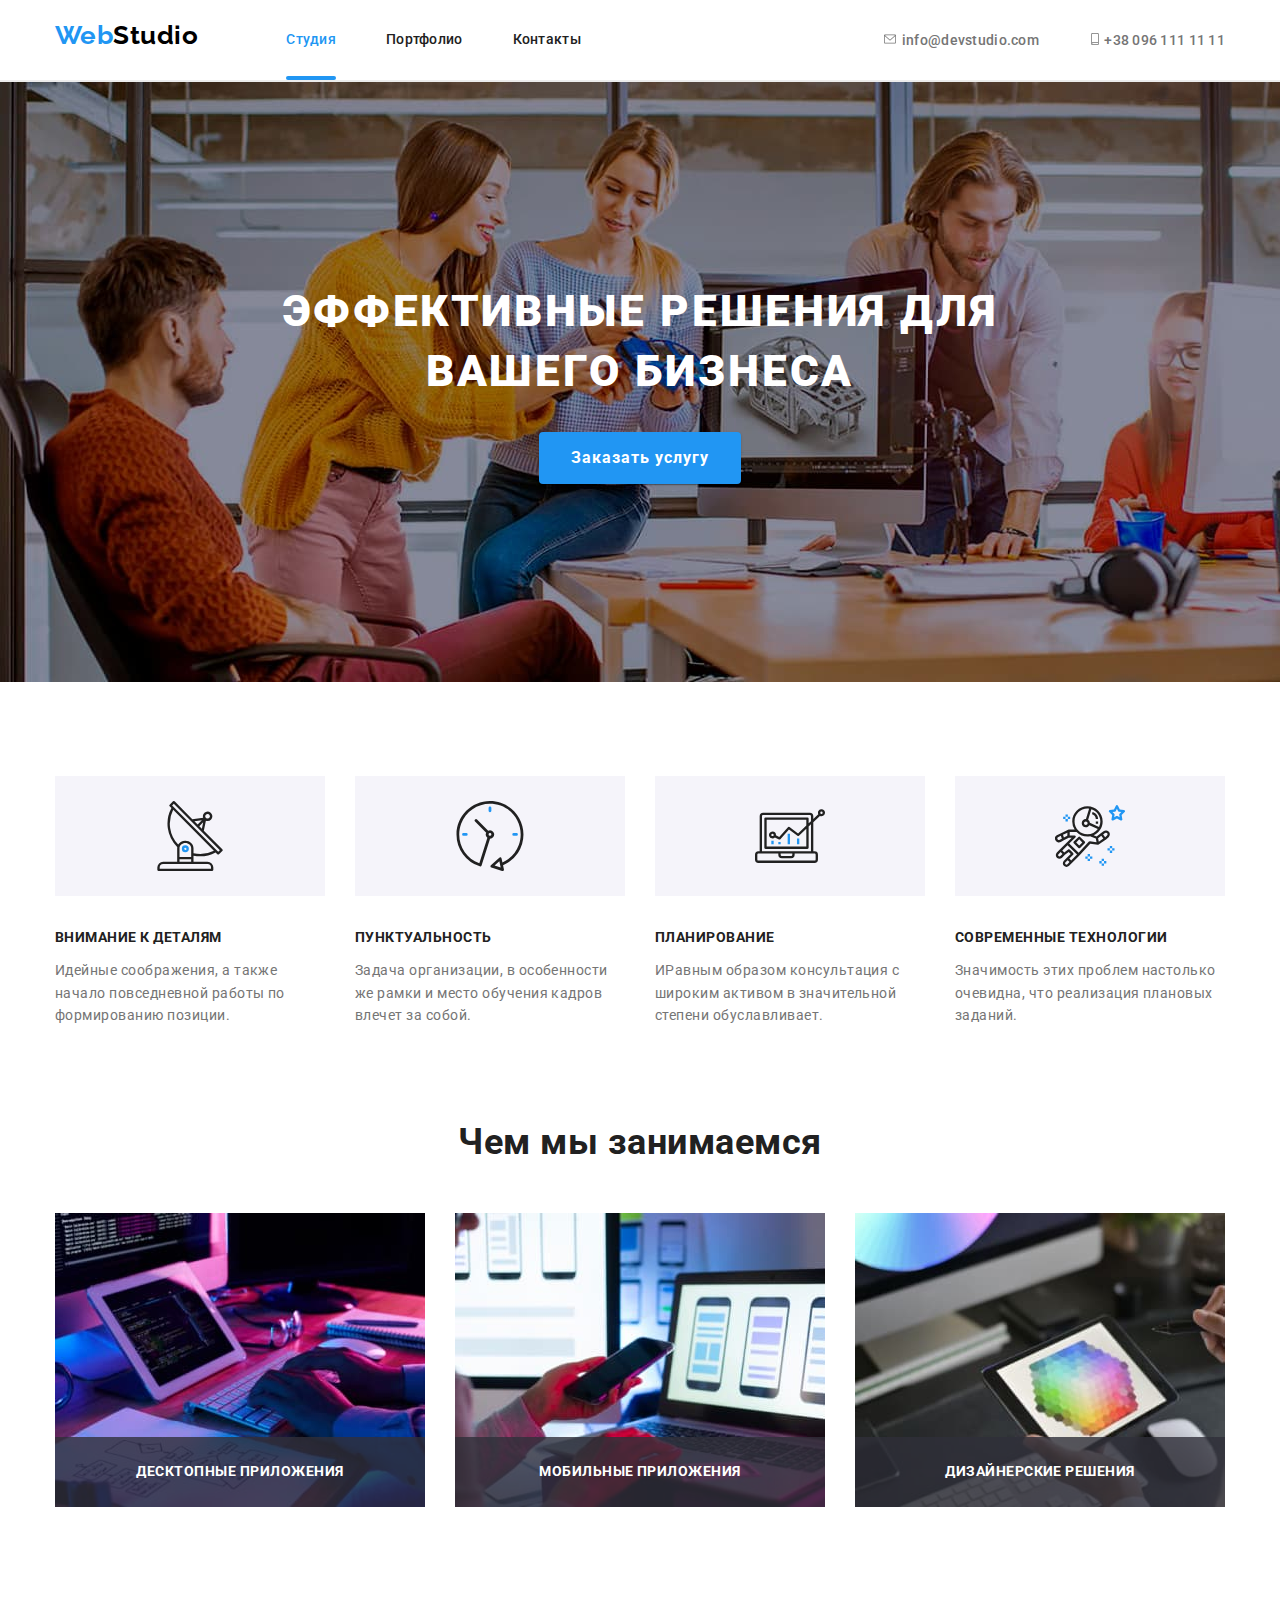
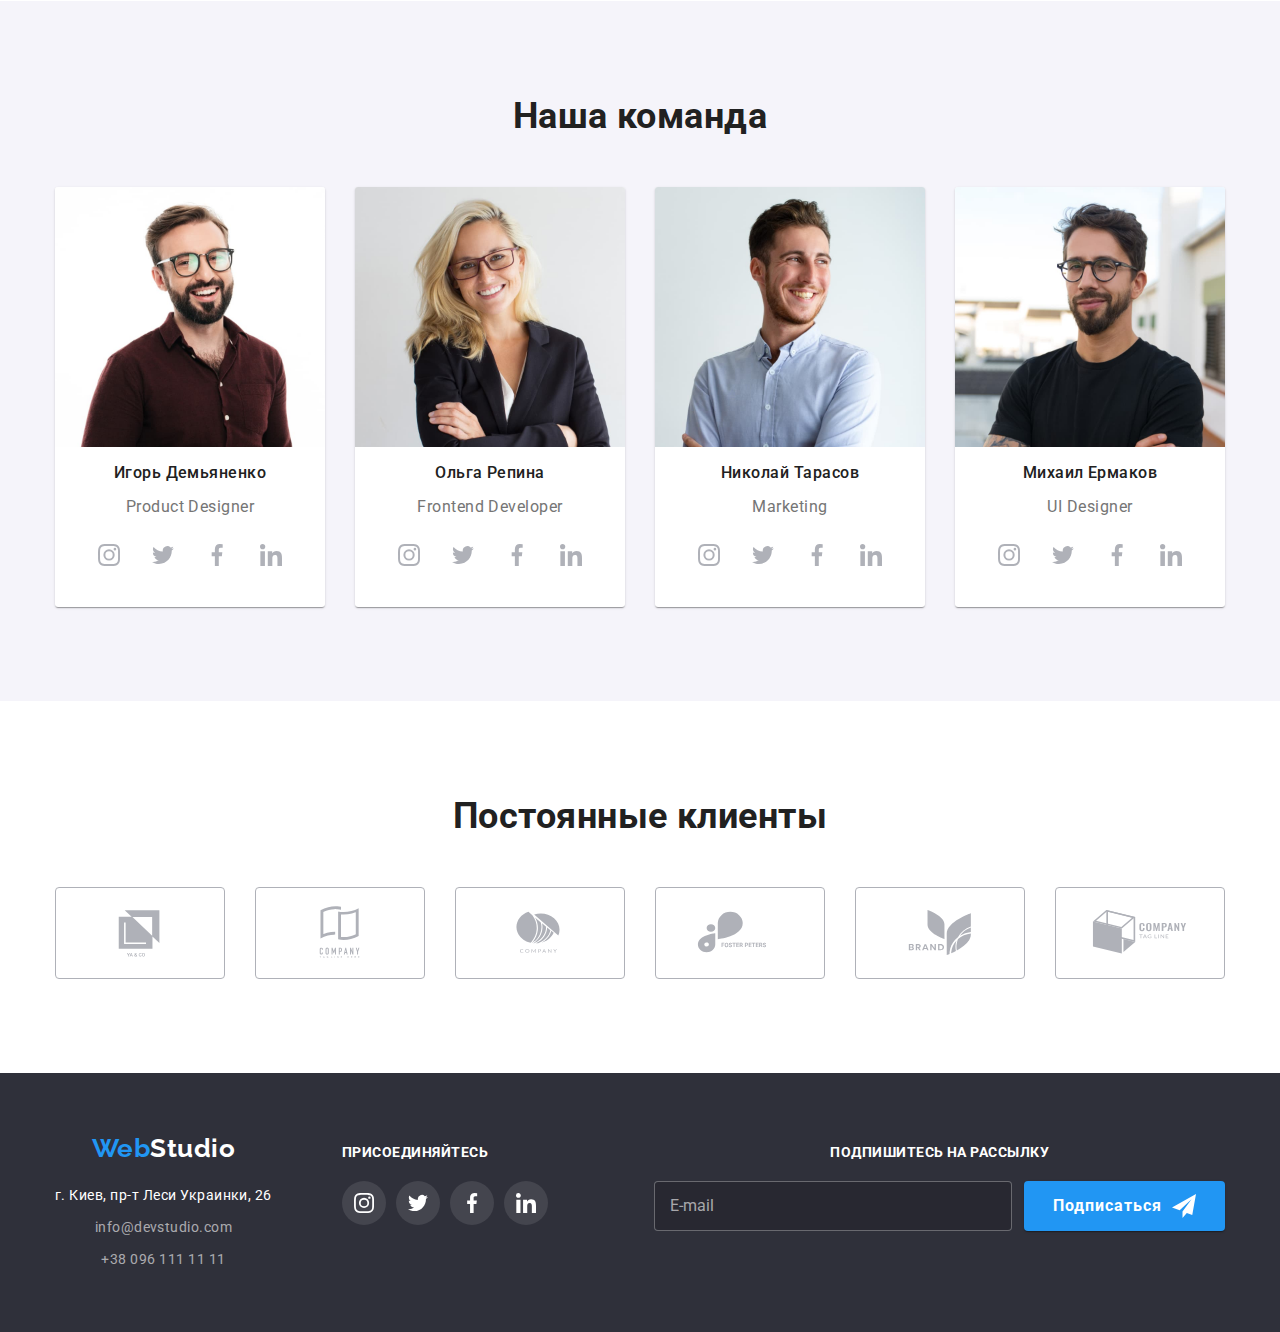
<file: index.html>
<!DOCTYPE html>
<html lang="en">

<head>
  <meta charset="UTF-8" />
  <meta http-equiv="X-UA-Compatible" content="IE=edge" />
  <meta name="viewport" content="width=device-width, initial-scale=1.0" />
  <title>Document</title>
  <link rel="preconnect" href="https://fonts.gstatic.com" />
  <link href="https://fonts.googleapis.com/css2?family=Raleway:wght@700&family=Roboto:wght@400;500;700;900&display=swap"
    rel="stylesheet" />
  <link rel="stylesheet"
    href="https://cdnjs.cloudflare.com/ajax/libs/modern-normalize/1.1.0/modern-normalize.min.css" />
  <link rel="stylesheet" href="./css/main.min.css">
</head>

<body>
  <!-------------------- Шапка ------------------>

  <header>
    <div class="container">
      <div class="header-nav">
        <nav class="nav">

          <a href="./index.html" class="header-logo logo"><span class="logo-color">Web</span>Studio</a>
          <button type="submit" class="mob-menu-btn" data-menu-open>
            <svg width="24" height="16" class="mob-menu-btn__open">
              <use href="./images/icons.svg#icon-menu"></use>
            </svg>
          </button>

          <div class="backdrop is-hidden" data-menu>
            <div class="mob-modal">
              <div class="mob-modal_botom">
              <button type="button" class="mob-menu-btn close" data-menu-close>
                <svg width="19" height="19" class="mob-menu-btn__close">
                  <use href="./images/icons.svg#icon-close"></use>
              </svg>
              </button>
              <ul class="menu-list list">
                <li class="menu-list__item">
                  <a href="./index.html" class="menu-list__link menu-list__current">Студия</a>
                </li>

                <li class="menu-list__item">
                  <a href="./portfolio.html" class="menu-list__link">Портфолио</a>
                </li>

                <li class="menu-list__item">
                  <a href="" class="menu-list__link">Контакты</a>
                </li>
              </ul>
              </div> 

              <div class="mob-modal_botom">
                <ul class="menu-list-contact list">
                <li class="menu-list-contact__item">
                  <a href="mailto:info@devstudio.com" class="menu-list-contact__link--mail">
                    info@devstudio.com</a>
                </li>

                <li class="menu-list-contact__item">
                  <a href="tel:+380961111111" class="menu-list-contact__link--tel">+38 096 111 11 11</a>
                </li>
                </ul>

                <ul class="mob-menu-social list">
                <li class="mob-menu-social__item">
                  <a class="mob-menu-social__link" href="">Instagram</a></li>
                <li class="mob-menu-social__item">
                  <a class="mob-menu-social__link" href="">Twitter</a></li>
                <li class="mob-menu-social__item">
                  <a class="mob-menu-social__link" href="">Facebook</a></li>
                <li class="mob-menu-social__item">
                  <a class="mob-menu-social__link" href="">LinkedIn</a></li>
                </ul>
              </div>
              
            </div>
          </div>
          
          <ul class="nav-list list">
            <li class="nav-list__item">
              <a href="./index.html" class="nav-list__link nav-list__current">Студия</a>
            </li>

            <li class="nav-list__item">
              <a href="./portfolio.html" class="nav-list__link">Портфолио</a>
            </li>

            <li class="nav-list__item">
              <a href="" class="nav-list__link">Контакты</a>
            </li>
          </ul>
        </nav>
        
        <ul class="contact-list list">
          <li class="contact-list__item">
            <a href="mailto:info@devstudio.com" class="contact-list__link">
              <svg class="contact-list__icon" width="18" height="12">
                <use href="./images/icons.svg#envelope"></use>
              </svg>
              info@devstudio.com</a>
          </li>

          <li class="contact-list__item">
            <a href="tel:+380961111111" class="contact-list__link">
              <svg class="contact-list__icon" width="12" height="12">
                <use href="./images/icons.svg#phone"></use>
              </svg>
              +38 096 111 11 11</a>
          </li>
        </ul>
      </div>
    </div>
  </header>

  <!------------------ Тело --------------------->

  <main>
    <!---------------- Герой------------------ -->

    <section class="hero">
      <div class="container">
        <h1 class="hero__title">Эффективные решения для вашего бизнеса</h1>
        <button class="hero-btn btn" data-modal-open>Заказать услугу</button>

        <div class="backdrop is-hidden" data-modal>
          <div class="modal">
            <div class="modal-window">
              <h2 class="modal-window__title">Оставьте свои данные, мы вам перезвоним</h2>
              <form class="form">

                <div class="form-group">
                  <label for="name" class="form-group__label">Имя</label>
                  <div class="form-input">
                    <input type="text"  name="name" id="name" class="form-input__text" autofocus>
                    <svg class="form-input__icon" width="18" height="18">
                      <use href="./images/icons.svg#icon-person"></use>
                    </svg>
                  </div>
                </div>

                <div class="form-group">
                  <label for="tel" class="form-group__label">Телефон</label>
                  <div class="form-input">
                    <input type="tel" name="tel" id="tel" class="form-input__text">
                    <svg class="form-input__icon" width="18" height="18">
                      <use href="./images/icons.svg#icon-phone-form"></use>
                    </svg>
                  </div>
                </div>
              
                <div class="form-group">
                  <label for="email" class="form-group__label">Почта</label>
                  <div class="form-input">
                    <input type="email" name="email" id="email" class="form-input__text">
                    <svg class="form-input__icon" width="18" height="18">
                      <use href="./images/icons.svg#icon-email"></use>
                    </svg>
                </div>
                  </div>
                  

                <div class="form-group">
                  <label for="comment" class="form-group__label">Комментарий</label>
                  <textarea class="form-group__textarea" name="comment" id="comment" placeholder="Введите текс"></textarea>
                </div>

                <div class="form-group checkbox__input">
                  <input type="checkbox" name="checkbox" id="checkbox" class="checkbox__input visually-hidden">
                  <label for="checkbox" class="checkbox__title">
                  <span class="checkbox__span">
                    <svg class="checkbox__icon" width="16" height="16">
                      <use href="./images/icons.svg#icon-check-1"icon-check></use>
                    </svg>
                  </span>
                  Соглашаюсь с рассылкой и принимаю &nbsp; <a href="" class="checkbox__link">Условия договора</a></label>
                </div>

                <button type="submit" class="form-btn btn">Отправить</button>

              </form>
            </div>
            

          <button type="button" class="close-btn" data-modal-close>
            <svg class="hero-icon" width="18" height="18">
              <use href="./images/icons.svg#icon-x"></use>
            </svg>
          </button>
          </div>
        </div>
      </div>
    </section>

    <!-- ------------Особенности ----------------->

    <section class="features-section">
      <div class="container">
        <h2 class="visually-hidden" >Особенности</h2>
        <div class="features">
          <ul class="list features-list">

            <li class="features-list__item">
              <div class="features-list__icon">
                <svg class="phone-icon" width="70" height="70">
                  <use href="./images/icons.svg#antenna"></use>
                </svg>
              </div>
              <h3 class="features-list__tittle">Внимание к деталям</h3>
              <p class="features-list__text">
                Идейные соображения, а также начало повседневной работы по
                формированию позиции.
              </p>
            </li>

            <li class="features-list__item">
              <div class="features-list__icon">
                <svg class="phone-icon" width="70" height="70">
                  <use href="./images/icons.svg#clock"></use>
                </svg>
              </div>
              <h3 class="features-list__tittle">Пунктуальность</h3>
              <p class="features-list__text">
                Задача организации, в особенности же рамки и место обучения
                кадров влечет за собой.
              </p>
            </li>
            <li class="features-list__item">
              <div class="features-list__icon">
                <svg class="phone-icon" width="70" height="70">
                  <use href="./images/icons.svg#diagram"></use>
                </svg>
              </div>
              <h3 class="features-list__tittle">Планирование</h3>
              <p class="features-list__text">
                ИРавным образом консультация с широким активом в значительной
                степени обуславливает.
              </p>
            </li>
            <li class="features-list__item">
              <div class="features-list__icon">
                <svg class="phone-icon" width="70" height="70">
                  <use href="./images/icons.svg#astronaut"></use>
                </svg>
              </div>
              <h3 class="features-list__tittle">Современные технологии</h3>
              <p class="features-list__text">
                Значимость этих проблем настолько очевидна, что реализация
                плановых заданий.
              </p>
            </li>
          </ul>
        </div>
      </div>
    </section>

    <!------------------------- Чем мы занимаемся ---------------->

    <section class="work">
      <div class="container">
        <h2 class="section-title">Чем мы занимаемся</h2>
        <ul class="work-list list">

          <li class="work-list__item">
            <div class="work-list__thumb">
              <picture>
                <source srcset="./images/desk/box1.jpg 1x, ./images/desk/box1.jpg 2x"  media="(min-width:1200px)">
                <img src="./images/Programming." alt="Programming" />
              </picture>
              
              <p class="work-list__title">Десктопные приложения</p>
            </div>
          </li>

          <li class="work-list__item">
            <div class="work-list__thumb">
              <picture>
                <source srcset="./images/desk/box2.jpg 1x, ./images/desk/box2.jpg 2x"  media="(min-width:1200px)">
                <img src="./images/MobileApplications.jpg" alt="MobileApplications" />
              </picture>
              
              <p class="work-list__title">Мобильные приложения</p>
            </div>
          </li>

          <li class="work-list__item">
            <div class="work-list__thumb">
              <picture>
                <source srcset="./images/desk/box3.jpg 1x, ./images/desk/box3.jpg 2x"  media="(min-width:1200px)">
                <img src="./images/Design.jpg" alt="Design" />
              </picture>
              
              <p class="work-list__title">Дизайнерские решения</p>
            </div>
          </li>

        </ul>
      </div>
    </section>

    <!------------------------ Наша команда ---------------------->

    <section class="team-section">
      <div class="container">
        <h2 class="section-title">Наша команда</h2>
        <ul class="team-section__list list">

          <li class="team-section__item">
            <picture>
              <source srcset="./images/desk/team1_x1.jpg 1x, ./images/desk/team1_x2.jpg 2x" media="(min-width:1200px)">
              <source srcset="./images/tab/team1_x1.jpg 1x, ./images/tab/team1_x2.jpg 2x" media="(min-width:768px)">
              <source srcset="./images/mob/team1_x1.jpg 1x, ./images/mob/team1_x2.jpg 2x " media="(min-width:480px)">
              <img src="./images/mob/team1_x1.jpg" alt="Product Designer" />
            </picture>
            
            <h3 class="team-section__title">Игорь Демьяненко</h3>
            <p class="team-section__text">Product Designer</p>
            <ul class="list team-icon-list">

              <li class="social__item">
                <a class="social__link " href="">
                  <svg class="social__icon" width="22" height="22">
                    <use href="./images/icons.svg#instagram"></use>
                  </svg>
                </a>
              </li>

              <li class="social__item">
                <a class="social__link " href="">
                  <svg class="social__icon" width="22" height="22">
                    <use href="./images/icons.svg#twitter"></use>
                  </svg>
                </a>
              </li>

              <li class="social__item">
                <a class="social__link " href="">
                  <svg class="social__icon" width="22" height="22">
                    <use href="./images/icons.svg#facebook"></use>
                  </svg>
                </a>
              </li>

              <li class="social__item">
                <a class="social__link " href="">
                  <svg class="social__icon" width="22" height="22">
                    <use href="./images/icons.svg#linkedin"></use>
                  </svg>
                </a>
              </li>
            </ul>
          </li>

          <li class="team-section__item">
            <picture>
              <source srcset="./images/desk/team2_x1.jpg 1x, ./images/desk/team2_x2.jpg 2x" media="(min-width:1200px)">
              <source srcset="./images/tab/team2_x1.jpg 1x, ./images/tab/team2_x2.jpg 2x" media="(min-width:768px)">
              <source srcset="./images/mob/team2_x1.jpg 1x, ./images/mob/team2_x2.jpg 2x" media="(min-width:480px)">
              <img src="./images/mob/team2_x1.jpg" alt="Frontend Developer" />
            </picture>
            
            <h3 class="team-section__title">Ольга Репина</h3>
            <p class="team-section__text">Frontend Developer</p>
            <ul class="list team-icon-list">
              <li class="social__item">
                <a class="social__link " href="">
                  <svg class="social__icon" width="22" height="22">
                    <use href="./images/icons.svg#instagram"></use>
                  </svg>
                </a>
              </li>

              <li class="social__item">
                <a class="social__link " href="">
                  <svg class="social__icon" width="22" height="22">
                    <use href="./images/icons.svg#twitter"></use>
                  </svg>
                </a>
              </li>

              <li class="social__item">
                <a class="social__link " href="">
                  <svg class="social__icon" width="22" height="22">
                    <use href="./images/icons.svg#facebook"></use>
                  </svg>
                </a>
              </li>

              <li class="social__item">
                <a class="social__link " href="">
                  <svg class="social__icon" width="22" height="22">
                    <use href="./images/icons.svg#linkedin"></use>
                  </svg>
                </a>
              </li>
            </ul>
          </li>

          <li class="team-section__item">
            <picture>
              <source srcset="./images/desk/team3_x1.jpg 1x, ./images/desk/team3_x2.jpg 2x" media="(min-width:1200px)">
              <source srcset="./images/tab/team3_x1.jpg 1x, ./images/tab/team3_x2.jpg 2x" media="(min-width:768px)">
              <source srcset="./images/mob/team3_x1.jpg 1x, ./images/mob/team3_x2.jpg 2x" media="(min-width:480px)">
              <img src="./images/mob/team3_x1.jpg" alt="Marketing" />
            </picture>
            
            <h3 class="team-section__title">Николай Тарасов</h3>
            <p class="team-section__text">Marketing</p>
            <ul class="list team-icon-list">
              <li class="social__item">
                <a class="social__link " href="">
                  <svg class="social__icon" width="22" height="22">
                    <use href="./images/icons.svg#instagram"></use>
                  </svg>
                </a>
              </li>

              <li class="social__item">
                <a class="social__link " href="">
                  <svg class="social__icon" width="22" height="22">
                    <use href="./images/icons.svg#twitter"></use>
                  </svg>
                </a>
              </li>

              <li class="social__item">
                <a class="social__link " href="">
                  <svg class="social__icon" width="22" height="22">
                    <use href="./images/icons.svg#facebook"></use>
                  </svg>
                </a>
              </li>

              <li class="social__item">
                <a class="social__link " href="">
                  <svg class="social__icon" width="22" height="22">
                    <use href="./images/icons.svg#linkedin"></use>
                  </svg>
                </a>
              </li>
            </ul>
          </li>

          <li class="team-section__item">
            <picture>
              <source srcset="./images/desk/team4_x1.jpg 1x, ./images/desk/team4_x2.jpg 2x" media="(min-width:1200px)">
              <source srcset="./images/tab/team4_x1.jpg 1x, ./images/tab/team4_x2.jpg 2x" media="(min-width:768px)">
              <source srcset="./images/mob/team4_x1.jpg 1x, ./images/mob/team4_x2.jpg 2x" media="(min-width:480px)">
              <img src="./images/mob/team4_x1.jpg" alt="UI Designer"/>
            </picture>
            
            <h3 class="team-section__title">Михаил Ермаков</h3>
            <p class="team-section__text">UI Designer</p>
            <ul class="list team-icon-list">
              <li class="social__item">
                <a class="social__link " href="">
                  <svg class="social__icon" width="22" height="22">
                    <use href="./images/icons.svg#instagram"></use>
                  </svg>
                </a>
              </li>

              <li class="social__item">
                <a class="social__link " href="">
                  <svg class="social__icon" width="22" height="22">
                    <use href="./images/icons.svg#twitter"></use>
                  </svg>
                </a>
              </li>

              <li class="social__item">
                <a class="social__link " href="">
                  <svg class="social__icon" width="22" height="22">
                    <use href="./images/icons.svg#facebook"></use>
                  </svg>
                </a>
              </li>

              <li class="social__item">
                <a class="social__link " href="">
                  <svg class="social__icon" width="22" height="22">
                    <use href="./images/icons.svg#linkedin"></use>
                  </svg>
                </a>
              </li>
            </ul>
          </li>
        </ul>
      </div>
    </section>
    <!-- Постоянный клиенты -->
    <section class="clients-section">
      <div class="container">
        <h2 class="section-title">Постоянные клиенты</h2>
      
        <ul class="list clients-list">
          <li class="clients-list__item">
            <a class="clients-list__link" href="">
              <svg class="clients-list__icon" width="106" height="60">
                <use href="./images/icons.svg#icon-Logo"></use>
              </svg>
            </a>
          </li>

          <li class="clients-list__item">
            <a class="clients-list__link" href="">
              <svg class="clients-list__icon" width="106" height="60">
                <use href="./images/icons.svg#yaANDco"></use>
              </svg>
            </a>
          </li>

          <li class="clients-list__item">
            <a class="clients-list__link" href="">
              <svg class="clients-list__icon" width="106" height="60">
                <use href="./images/icons.svg#icon-Logo-2"></use>
              </svg>
            </a>
          </li>

          <li class="clients-list__item">
            <a class="clients-list__link" href="">
              <svg class="clients-list__icon" width="106" height="60">
                <use href="./images/icons.svg#icon-Logo-3"></use>
              </svg>
            </a>
          </li>

          <li class="clients-list__item">
            <a class="clients-list__link" href="">
              <svg class="clients-list__icon" width="106" height="60">
                <use href="./images/icons.svg#icon-Logo-4"></use>
              </svg>
            </a>
          </li>

          <li class="clients-list__item">
            <a class="clients-list__link" href="">
              <svg class="clients-list__icon" width="106" height="60">
                <use href="./images/icons.svg#icon-Logo-5"></use>
              </svg>
            </a>
          </li>
          

        </ul>
    </div>
    </section>

  </main>

  <!------------------- Footer -------------------->

  <footer>
    <div class="container">
      <div class="footer-list">
        <div class="footer-tab">
          <div class="address-box">
          <a href="./index.html" class="footer-logo logo"><span class="logo-color">Web</span>Studio</a>
          <address class="address">
            <p class="address__text">г. Киев, пр-т Леси Украинки, 26</p>
            <a href="mailto:info@devstudio.com" class="address__link">info@devstudio.com</a>
            <a href="tel:+380961111111" class="address__link">+38 096 111 11 11</a>
          </address>
        </div>
        <div class="social-list">
          <h2 class="social-list__title">Присоединяйтесь</h2>
          <ul class="list footer-icon-list">
              <li class="social__item footer-icon__item">
                <a class="social__link" href="">
                  <svg class="footer-icon" width="20" height="20">
                    <use href="./images/icons.svg#instagram"></use>
                  </svg>
                </a>
              </li>

              <li class="social__item footer-icon__item">
                <a class="social__link" href="">
                  <svg class="footer-icon" width="20" height="20">
                    <use href="./images/icons.svg#twitter"></use>
                  </svg>
                </a>
              </li>

              <li class="social__item footer-icon__item">
                <a class="social__link" href="">
                  <svg class="footer-icon" width="20" height="20">
                    <use href="./images/icons.svg#facebook"></use>
                  </svg>
                </a>
              </li>

              <li class="social__item footer-icon__item">
                <a class="social__link" href="">
                  <svg class="footer-icon" width="20" height="20">
                    <use href="./images/icons.svg#linkedin"></use>
                  </svg>
                </a>
              </li>
          </ul>
        </div>
        </div>
        
        <div class="mailing-form">
          <h2 class="mailing-form__title">Подпишитесь на рассылку</h2>

          <div class="mailing-form-box">
            <input type="email" name="email" placeholder="E-mail" class="mailing-form__input">
            <button type="submit" class="mailing-form-button btn">Подписаться
              <svg class="btn-icon" width="24" height="24">
                <use href="./images/icons.svg#icon-fly"></use>
              </svg>
            </button>
          </div>
          
        </div>
        
      </div>



    </div>
  </footer>
  <script src="./js/menu.js"></script>
  <script src="./js/modal.js"></script>
</body>

</html>
</file>
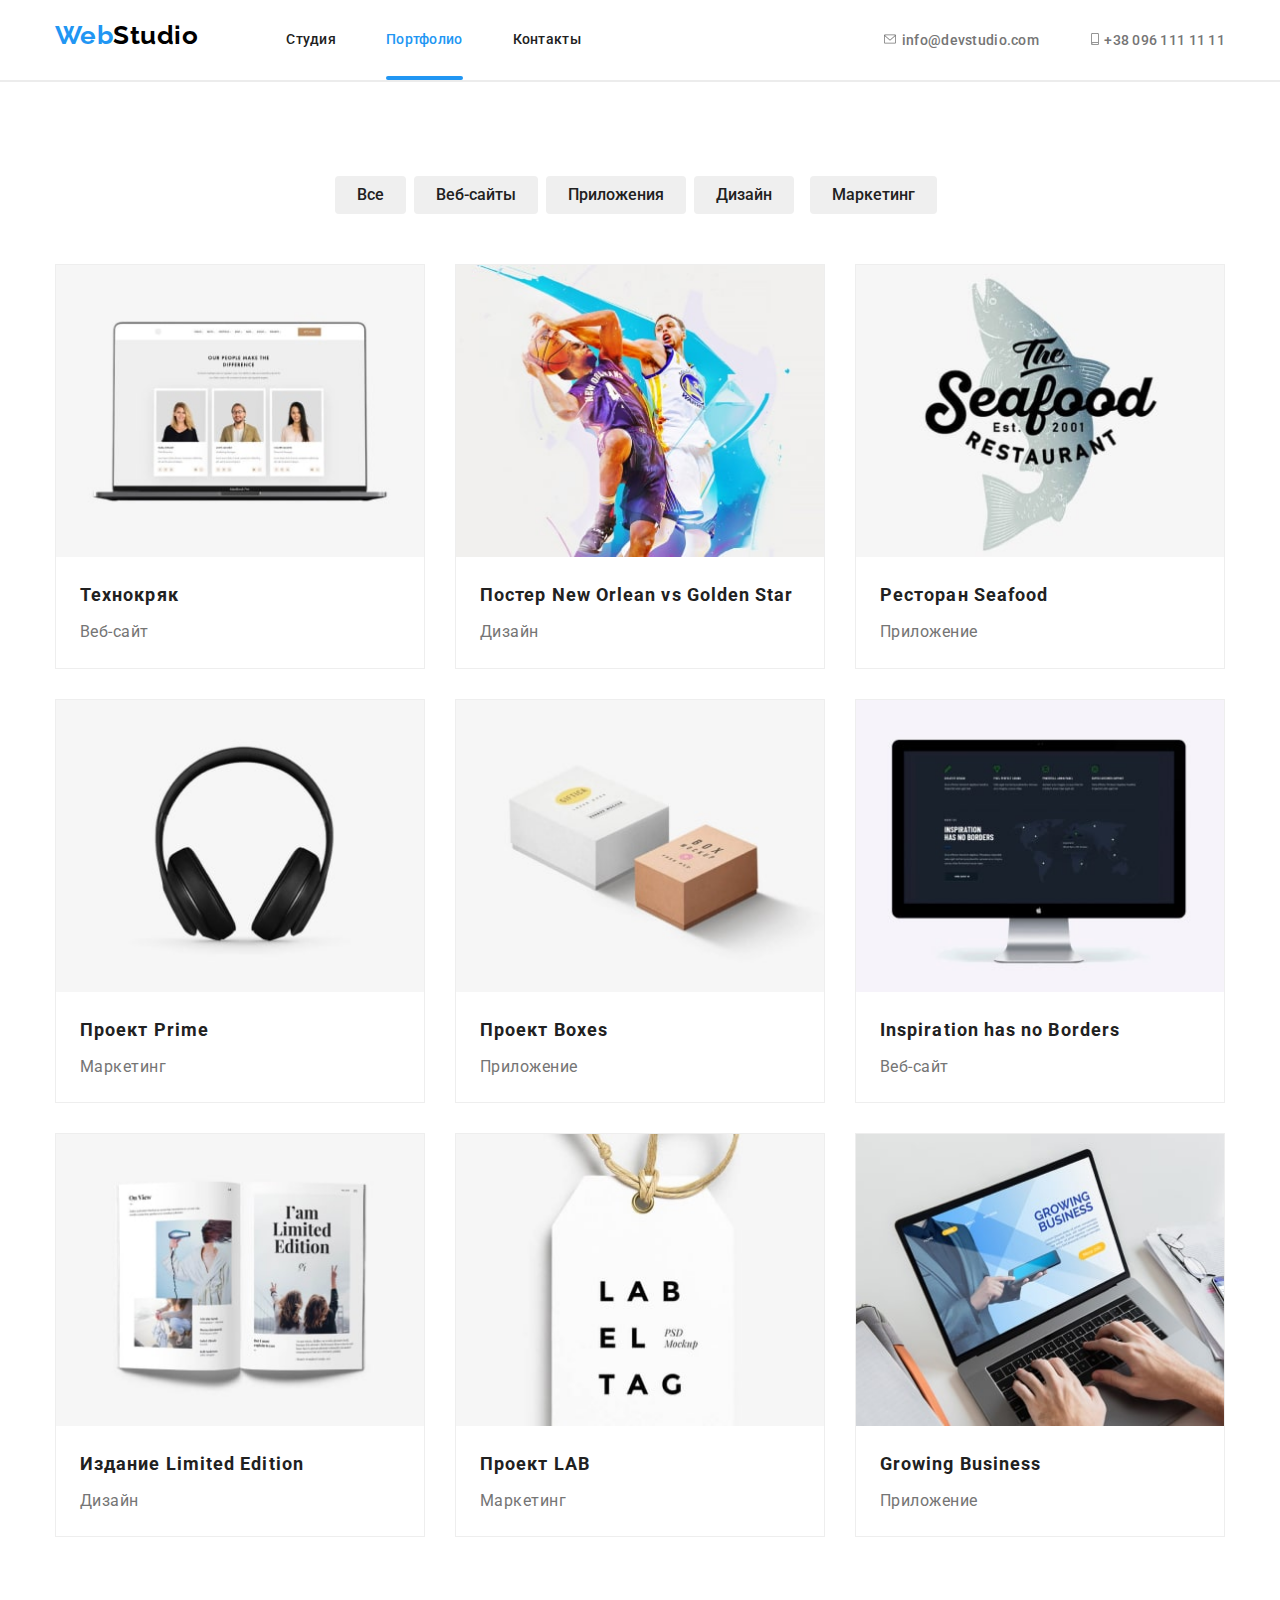
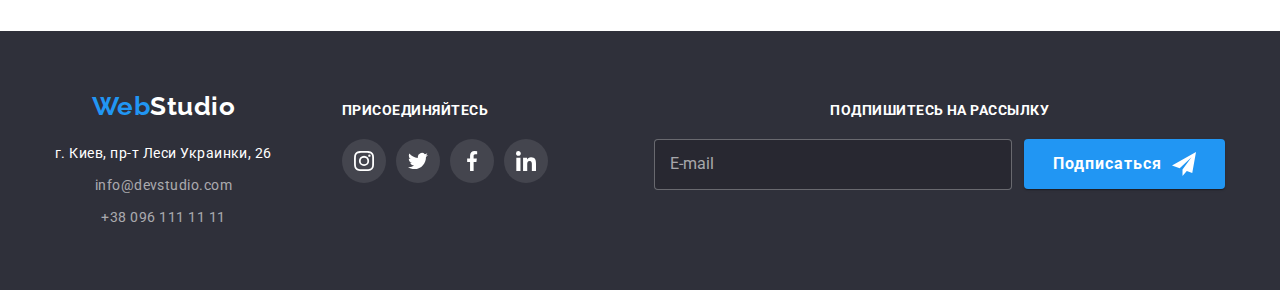
<file: portfolio.html>
<!DOCTYPE html>
<html lang="en">

<head>
  <meta charset="UTF-8" />
  <meta http-equiv="X-UA-Compatible" content="IE=edge" />
  <meta name="viewport" content="width=device-width, initial-scale=1.0" />
  <title>Document</title>
  <link rel="preconnect" href="https://fonts.gstatic.com" />
  <link href="https://fonts.googleapis.com/css2?family=Raleway:wght@700&family=Roboto:wght@400;500;700;900&display=swap"
    rel="stylesheet" />
  <link rel="stylesheet" href="
  https://cdnjs.cloudflare.com/ajax/libs/modern-normalize/1.1.0/modern-normalize.min.css" />
  <link rel="stylesheet" href="./css/main.min.css">
</head>

<body>
  <!-- Шапка -->

  <header>
    <div class="container">
      <div class="header-nav">
        <nav class="nav">

          <a href="./index.html" class="header-logo logo"><span class="logo-color">Web</span>Studio</a>

          <button type="submit" class="mob-menu-btn" data-menu-open>
            <svg width="24" height="16" class="mob-menu-btn__open">
              <use href="./images/icons.svg#icon-menu"></use>
            </svg>
          </button>

          <div class="backdrop is-hidden" data-menu>
            <div class="mob-modal">
              <div class="mob-modal_botom">
              <button type="button" class="mob-menu-btn close" data-menu-close>
                <svg width="19" height="19" class="mob-menu-btn__close">
                  <use href="./images/icons.svg#icon-close"></use>
              </svg>
              </button>
              <ul class="menu-list list">
                <li class="menu-list__item">
                  <a href="./index.html" class="menu-list__link ">Студия</a>
                </li>

                <li class="menu-list__item">
                  <a href="./portfolio.html" class="menu-list__link menu-list__current">Портфолио</a>
                </li>

                <li class="menu-list__item">
                  <a href="" class="menu-list__link">Контакты</a>
                </li>
              </ul>
              </div> 

              <div class="mob-modal_botom">
                <ul class="menu-list-contact list">
                <li class="menu-list-contact__item">
                  <a href="mailto:info@devstudio.com" class="menu-list-contact__link--mail">
                    info@devstudio.com</a>
                </li>

                <li class="menu-list-contact__item">
                  <a href="tel:+380961111111" class="menu-list-contact__link--tel">+38 096 111 11 11</a>
                </li>
                </ul>

                <ul class="mob-menu-social list">
                <li class="mob-menu-social__item">
                  <a class="mob-menu-social__link" href="">Instagram</a></li>
                <li class="mob-menu-social__item">
                  <a class="mob-menu-social__link" href="">Twitter</a></li>
                <li class="mob-menu-social__item">
                  <a class="mob-menu-social__link" href="">Facebook</a></li>
                <li class="mob-menu-social__item">
                  <a class="mob-menu-social__link" href="">LinkedIn</a></li>
                </ul>
              </div>
              
            </div>
          </div>

          <ul class="nav-list list">
            <li class="nav-list__item">
              <a href="./index.html" class="nav-list__link ">Студия</a>
            </li>

            <li class="nav-list__item">
              <a href="./portfolio.html" class="nav-list__link nav-list__current">Портфолио</a>
            </li>

            <li class="nav-list__item">
              <a href="" class="nav-list__link">Контакты</a>
            </li>
          </ul>
        </nav>


        <ul class="contact-list list">
          <li class="contact-list__item">
            <a href="mailto:info@devstudio.com" class="contact-list__link">
              <svg class="contact-list__icon" width="18" height="12">
                <use href="./images/icons.svg#envelope"></use>
              </svg>
              info@devstudio.com</a>
          </li>

          <li contact-list__item>
            <a href="tel:+380961111111" class="contact-list__link">
              <svg class="contact-list__icon" width="12" height="12">
                <use href="./images/icons.svg#phone"></use>
              </svg>
              +38 096 111 11 11</a>
          </li>
        </ul>
      </div>
    </div>
  </header>

  <!--  ----------------------Тело----------------- -->

  <main>
    <section class="filter-section">
      <div class="container">
        <h1 class="visually-hidden">Портфолио</h1>

        <!-- -----------------Фильтры------------ -->

        <ul class="filter list">

          <!-- ---------------Кнопки------------- -->

          <li class="filter__item">
            <button type="button" class="button">Все</button>
          </li>
          <li class="filter__item">
            <button type="button" class="button">Веб-сайты</button>
          </li>
          <li class="filter__item">
            <button type="button" class="button">Приложения</button>
          </li>
          <li class="filter__item">
            <button type="button" class="button">Дизайн</button>
          </li>
          <li class="filter__item">
            <button type="button" class="button">Маркетинг</button>
          </li>
        </ul>
      </div>
    </section>

    <!-- Проэкты -->

    <section>
      <div class="container">
        <h2 class="visually-hidden">Projects</h2>
        <ul class="project-list">
          <li class="project-list__item">
            <div class="project-list__thumb">
              <picture>
              <source srcset="./images/desk/port/pic1_x1.jpg 1x, ./images/desk/port/pic1_x2.jpg 2x" media="(min-width:1200px)">
              <source srcset="./images/tab/port/pic1_x1.jpg 1x, ./images/tab/port/pic1_x2.jpg 2x" media="(min-width:768px)">
              <source srcset="./images/mob/port/pic1_x1.jpg 1x, ./images/mob/port/pic1_x2.jpg 2x " media="(min-width:480px)">
              <img src="./images/mob/port/pic1_x1.jpg" alt="Ноутбук" />
            </picture>
              
              <p class="project-list__overlay">Технокряк это современная площадка распространения коронавируса. Компании используют эту платформу для цифрового шпионажа и атак на защищённые сервера конкурентов.</p>
            </div>
            
            <h3 class="project-list__title">Технокряк</h3>
            <p class="project-list__text" >Веб-сайт</p>
          </li>

          <li class="project-list__item">
            <div class="project-list__thumb">
              <picture>
                <source srcset="./images/desk/port/pic2_x1.jpg 1x, ./images/desk/port/pic2_x2.jpg 2x" media="(min-width:1200px)">
                <source srcset="./images/tab/port/pic2_x1.jpg 1x, ./images/tab/port/pic2_x2.jpg 2x" media="(min-width:768px)">
                <source srcset="./images/mob/port/pic2_x1.jpg 1x, ./images/mob/port/pic2_x2.jpg 2x " media="(min-width:480px)">
                <img src="./images/mob/port/pic2_x1.jpg" alt="Баскетбол" />
              </picture>
            
            <p class="project-list__overlay">Технокряк это современная площадка распространения коронавируса. Компании используют эту платформу для цифрового шпионажа и атак на защищённые сервера конкурентов.</p>
            </div>
            <h3 class="project-list__title">Постер New Orlean vs Golden Star</h3>
            <p class="project-list__text" >Дизайн</p>
          </li>

          <li class="project-list__item">
            <div class="project-list__thumb">
              <picture>
                <source srcset="./images/desk/port/pic3_x1.jpg 2x, ./images/desk/port/pic3_x2.jpg 2x" media="(min-width:1200px)">
                <source srcset="./images/tab/port/pic3_x1.jpg 2x, ./images/tab/port/pic3_x2.jpg 2x" media="(min-width:768px)">
                <source srcset="./images/mob/port/pic3_x1.jpg 2x, ./images/mob/port/pic3_x2.jpg 2x " media="(min-width:480px)">
                <img src="./images/mob/port/pic3_x1.jpg" alt="Ресторан Seafood" />
              </picture>
            
            <p class="project-list__overlay">Технокряк это современная площадка распространения коронавируса. Компании используют эту платформу для цифрового шпионажа и атак на защищённые сервера конкурентов.</p>
            </div>
            <h3 class="project-list__title">Ресторан Seafood</h3>
            <p class="project-list__text" >Приложение</p>
          </li>

          <li class="project-list__item">
            <div class="project-list__thumb">
              <picture>
                <source srcset="./images/desk/port/pic4_x1.jpg 2x, ./images/desk/port/pic4_x2.jpg 2x" media="(min-width:1200px)">
                <source srcset="./images/tab/port/pic4_x1.jpg 2x, ./images/tab/port/pic4_x2.jpg 2x" media="(min-width:768px)">
                <source srcset="./images/mob/port/pic4_x1.jpg 2x, ./images/mob/port/pic4_x2.jpg 2x " media="(min-width:480px)">
                <img src="./images/mob/port/pic4_x1.jpg" alt="Наушники" />
              </picture>
            
            <p class="project-list__overlay">Технокряк это современная площадка распространения коронавируса. Компании используют эту платформу для цифрового шпионажа и атак на защищённые сервера конкурентов.</p>
            </div>
            <h3 class="project-list__title">Проект Prime</h3>
            <p class="project-list__text" >Маркетинг</p>
          </li>

          <li class="project-list__item">
            <div class="project-list__thumb">
              <picture>
                <source srcset="./images/desk/port/pic5_x1.jpg 2x, ./images/desk/port/pic5_x2.jpg 2x" media="(min-width:1200px)">
                <source srcset="./images/tab/port/pic5_x1.jpg 2x, ./images/tab/port/pic5_x2.jpg 2x" media="(min-width:768px)">
                <source srcset="./images/mob/port/pic5_x1.jpg 2x, ./images/mob/port/pic5_x2.jpg 2x " media="(min-width:480px)">
                <img src="./images/mob/port/pic5_x1.jpg" alt="Две коробки" />
              </picture>
            
            <p class="project-list__overlay">Технокряк это современная площадка распространения коронавируса. Компании используют эту платформу для цифрового шпионажа и атак на защищённые сервера конкурентов.</p>
            </div>
            <h3 class="project-list__title">Проект Boxes</h3>
            <p class="project-list__text" >Приложение</p>
          </li>

          <li class="project-list__item">
            <div class="project-list__thumb">
              <picture>
                <source srcset="./images/desk/port/pic6_x1.jpg 2x, ./images/desk/port/pic6_x2.jpg 2x" media="(min-width:1200px)">
                <source srcset="./images/tab/port/pic6_x1.jpg 2x, ./images/tab/port/pic6_x2.jpg 2x" media="(min-width:768px)">
                <source srcset="./images/mob/port/pic6_x1.jpg 2x, ./images/mob/port/pic6_x2.jpg 2x " media="(min-width:480px)">
                <img src="./images/mob/port/pic6_x1.jpg" alt="Компьютер" />
              </picture>
            
            <p class="project-list__overlay">Технокряк это современная площадка распространения коронавируса. Компании используют эту платформу для цифрового шпионажа и атак на защищённые сервера конкурентов.</p>
            </div>
            <h3 class="project-list__title">Inspiration has no Borders</h3>
            <p class="project-list__text" >Веб-сайт</p>
          </li>

          <li class="project-list__item">
            <div class="project-list__thumb">
              <picture>
                <source srcset="./images/desk/port/pic7_x1.jpg 2x, ./images/desk/port/pic7_x2.jpg 2x" media="(min-width:1200px)">
                <source srcset="./images/tab/port/pic7_x1.jpg 2x, ./images/tab/port/pic7_x2.jpg 2x" media="(min-width:768px)">
                <source srcset="./images/mob/port/pic7_x1.jpg 2x, ./images/mob/port/pic7_x2.jpg 2x " media="(min-width:480px)">
                <img src="./images/mob/port/pic7_x1.jpg" alt="Книга" />
              </picture>
            
            <p class="project-list__overlay">Технокряк это современная площадка распространения коронавируса. Компании используют эту платформу для цифрового шпионажа и атак на защищённые сервера конкурентов.</p>
            </div>
            <h3 class="project-list__title">Издание Limited Edition</h3>
            <p class="project-list__text" >Дизайн</p>
          </li>

          <li class="project-list__item">
            <div class="project-list__thumb">
              <picture>
                <source srcset="./images/desk/port/pic8_x1.jpg 2x, ./images/desk/port/pic8_x2.jpg 2x" media="(min-width:1200px)">
                <source srcset="./images/tab/port/pic8_x1.jpg 2x, ./images/tab/port/pic8_x2.jpg 2x" media="(min-width:768px)">
                <source srcset="./images/mob/port/pic8_x1.jpg 2x, ./images/mob/port/pic8_x2.jpg 2x " media="(min-width:480px)">
                <img src="./images/mob/port/pic8_x1.jpg" alt="Бирка" />
              </picture>
            
            <p class="project-list__overlay">Технокряк это современная площадка распространения коронавируса. Компании используют эту платформу для цифрового шпионажа и атак на защищённые сервера конкурентов.</p>
            </div>
            <h3 class="project-list__title">Проект LAB</h3>
            <p class="project-list__text" >Маркетинг</p>
          </li>

          <li class="project-list__item">
            <div class="project-list__thumb">
              <picture>
                <source srcset="./images/desk/port/pic9_x1.jpg 2x, ./images/desk/port/pic9_x2.jpg 2x" media="(min-width:1200px)">
                <source srcset="./images/tab/port/pic9_x1.jpg 2x, ./images/tab/port/pic9_x2.jpg 2x" media="(min-width:768px)">
                <source srcset="./images/mob/port/pic9_x1.jpg 2x, ./images/mob/port/pic9_x2.jpg 2x " media="(min-width:480px)">
                <img src="./images/mob/port/pic9_x1.jpg" alt="Печатание на ноутбуке" />
              </picture>
            
            <p class="project-list__overlay">Технокряк это современная площадка распространения коронавируса. Компании используют эту платформу для цифрового шпионажа и атак на защищённые сервера конкурентов.</p>
            </div>
            <h3 class="project-list__title">Growing Business</h3>
            <p class="project-list__text" >Приложение</p>
          </li>
        </ul>
      </div>
    </section>
  </main>

  <!-- Подвал -->

  <footer>
    <div class="container">
      <div class="footer-list">
        <div class="footer-tab">
          <div class="address-box">
          <a href="./index.html" class="footer-logo logo"><span class="logo-color">Web</span>Studio</a>
          <address class="address">
            <p class="address__text">г. Киев, пр-т Леси Украинки, 26</p>
            <a href="mailto:info@devstudio.com" class="address__link">info@devstudio.com</a>
            <a href="tel:+380961111111" class="address__link">+38 096 111 11 11</a>
          </address>
        </div>
        <div class="social-list">
          <h2 class="social-list__title">Присоединяйтесь</h2>
          <ul class="list footer-icon-list">
              <li class="social__item footer-icon__item">
                <a class="social__link" href="">
                  <svg class="footer-icon" width="20" height="20">
                    <use href="./images/icons.svg#instagram"></use>
                  </svg>
                </a>
              </li>

              <li class="social__item footer-icon__item">
                <a class="social__link" href="">
                  <svg class="footer-icon" width="20" height="20">
                    <use href="./images/icons.svg#twitter"></use>
                  </svg>
                </a>
              </li>

              <li class="social__item footer-icon__item">
                <a class="social__link" href="">
                  <svg class="footer-icon" width="20" height="20">
                    <use href="./images/icons.svg#facebook"></use>
                  </svg>
                </a>
              </li>

              <li class="social__item footer-icon__item">
                <a class="social__link" href="">
                  <svg class="footer-icon" width="20" height="20">
                    <use href="./images/icons.svg#linkedin"></use>
                  </svg>
                </a>
              </li>
          </ul>
        </div>
        </div>
        
        <div class="mailing-form">
          <h2 class="mailing-form__title">Подпишитесь на рассылку</h2>

          <div class="mailing-form-box">
            <input type="email" name="email" placeholder="E-mail" class="mailing-form__input">
            <button type="submit" class="mailing-form-button btn">Подписаться
              <svg class="btn-icon" width="24" height="24">
                <use href="./images/icons.svg#icon-fly"></use>
              </svg>
            </button>
          </div>
          
        </div>
        
      </div>



    </div>
  </footer>
  <script src="./js/menu.js"></script>
</body>

</html>
</file>
<file: css/main.min.css>
.logo{font-family:Raleway, sans-serif;font-weight:bold;font-size:26px;line-height:1.19;text-decoration:none}.logo-color{color:#2196f3}.header-logo{color:#000000}img{display:block;width:100%}body{background:#fff;color:#757575;font-family:Roboto;letter-spacing:0.03em}header{border-bottom:1px solid #ececec}main{border-top:1px solid #ececec}.list,.project-list{list-style:none;margin:0;padding:0}header{position:relative}@media screen and (max-width: 767px){.header-nav{padding:16px 15px}}@media screen and (min-width: 768px){.header-nav{display:flex;align-items:center}}.nav{display:flex;align-items:baseline}.mob-modal{display:flex;flex-direction:column;justify-content:space-between;position:absolute;left:0;top:0;width:100vw;height:100vh;padding:48px 40px;background-color:#fff}.mob-menu-btn{border:none;background-color:transparent;margin-left:auto;cursor:pointer}.mob-menu-btn:hover,.mob-menu-btn:focus{fill:#2196f3}.mob-menu-btn.close{position:absolute;top:21px;right:25px}@media screen and (min-width: 768px){.mob-menu-btn{display:none}}.menu-list{font-weight:500;font-size:40px;line-height:47px;letter-spacing:0.02em}.menu-list__item:not(:last-child){margin-bottom:32px}.menu-list__link{color:#212121;text-decoration:none}.menu-list__current{color:#2196f3}.menu-list-contact__link--mail{display:inline-block;margin-bottom:32px;font-weight:500;font-size:34px;line-height:1.18;letter-spacing:0.02em;color:#2196f3;text-decoration:none;cursor:pointer}.menu-list-contact__link--tel{font-weight:500;font-size:24px;line-height:28px;letter-spacing:0.02em;text-decoration:none;color:#757575;cursor:pointer}.mob-menu-social{display:flex;margin-top:64px}.mob-menu-social__link{font-weight:500;font-size:18px;line-height:1.22;letter-spacing:0.02em;color:#2196f3;text-decoration:none}.mob-menu-social__item:not(:last-child){margin-right:10px;display:flex}.mob-menu-social__item:not(:last-child)::after{content:'';height:100%;width:1px;background-color:rgba(33,33,33,0.2);display:block;margin-left:10px}@media screen and (max-width: 767px){.nav-list{display:none}}@media screen and (min-width: 768px){.nav-list{display:flex;margin-left:88px}.nav-list__item:not(:last-child){margin-right:50px}.nav-list__link{display:block;padding-top:32px;color:#212121;font-weight:500;font-size:14px;line-height:1.14;letter-spacing:0.02em;text-decoration:none;transition-property:color;transition-duration:250ms;transition-timing-function:cubic-bezier(0.4, 0, 0.2, 1)}.nav-list__link:hover,.nav-list__link:focus{color:#2196f3}.nav-list__current{color:#2196f3}.nav-list__current::after{display:flex;content:'';margin-top:28px;border-bottom:4px solid #2196f3;border-radius:2px}}@media screen and (max-width: 767px){.contact-list{display:none}}@media screen and (min-width: 768px){.contact-list{display:flex;flex-direction:column;margin-left:auto}}@media screen and (min-width: 1200px){.contact-list{flex-direction:unset}}.contact-list__link{color:#757575;font-weight:500;font-size:14px;line-height:1.14;letter-spacing:0.02em;text-decoration:none;transition-property:color;transition-duration:250ms;transition-timing-function:cubic-bezier(0.4, 0, 0.2, 1)}@media screen and (min-width: 768px){.contact-list__item+.contact-list__item{margin-top:10px}}.contact-list__link:hover,.contact-list__link:focus{color:#2196f3}@media screen and (min-width: 1200px){.contact-list__item:not(:last-child){margin-right:50px}.contact-list__item+.contact-list__item{margin-top:unset}}.contact-list__icon{fill:currentColor}.container{width:100%;margin-left:auto;margin-right:auto;padding-left:15px;padding-right:15px}@media screen and (min-width: 480px){.container{max-width:480px}}@media screen and (min-width: 768px){.container{max-width:768px}}@media screen and (min-width: 1200px){.container{max-width:1200px}}.visually-hidden{position:absolute;width:1px;height:1px;margin:-1px;padding:0;overflow:hidden;border:0;clip:rect(0 0 0 0)}.btn{border:none;border-radius:4px;box-shadow:0px 2px 1px -1px rgba(0,0,0,0.2),0px 1px 1px 0px rgba(0,0,0,0.14),0px 1px 3px 0px rgba(0,0,0,0.12);color:#ffffff;background-color:#2196f3;font-family:Roboto;font-weight:700;font-size:16px;line-height:2;letter-spacing:0.06em;cursor:pointer}.modal{position:absolute;top:50%;left:50%;transform:translate(-50%, -50%);background-color:#FFFFFF;box-shadow:0px 2px 1px -1px rgba(0,0,0,0.2),0px 1px 1px 0px rgba(0,0,0,0.14),0px 1px 3px 0px rgba(0,0,0,0.12);border-radius:4px;width:450px;height:609px}@media screen and (min-width: 1200px){.modal{min-width:528px;min-height:581px}}.backdrop{position:fixed;top:0;left:0;width:100%;height:100%;background-color:rgba(0,0,0,0.2)}.backdrop.is-hidden{opacity:0;pointer-events:none}.close-btn{display:flex;justify-content:center;align-items:center;position:absolute;top:8px;right:8px;background-color:#FFFFFF;border:1px solid rgba(0,0,0,0.1);width:30px;height:30px;border-radius:50%;cursor:pointer;transition-property:fill;transition-duration:250ms;transition-timing-function:cubic-bezier(0.4, 0, 0.2, 1)}.close-btn:hover{fill:#2196f3}.close-btn:hover{fill:#2196f3}.modal-window{padding:40px}.modal-window__title{margin-top:0;margin-bottom:12px;font-weight:bold;font-size:20px;line-height:1.15;text-align:center;color:#212121}.form-group{display:flex;flex-direction:column;margin-bottom:10px}.form-group__label{margin-bottom:4px;font-weight:normal;font-size:12px;line-height:1.17;letter-spacing:0.01em;color:#757575}.form-input{position:relative}.form-input__text{margin:0;padding:0;padding-left:42px;height:40px;width:100%;outline:none;border:1px solid rgba(33,33,33,0.2);border-radius:4px;transition-property:border-color;transition-duration:250ms;transition-timing-function:cubic-bezier(0.4, 0, 0.2, 1)}.form-input__icon{position:absolute;top:50%;left:12px;transform:translateY(-50%);transition-property:fill;transition-duration:250ms;transition-timing-function:cubic-bezier(0.4, 0, 0.2, 1)}.form-input__text:focus+.form-input__icon,.form-input__text:hover+.form-input__icon,.form-input__text:focus,.form-input__text:hover{border-color:#2196f3;fill:#2196f3}.form-group__textarea::placeholder{font-weight:normal;font-size:12px;line-height:1.17;letter-spacing:0.01em;color:rgba(117,117,117,0.5)}.form-group__textarea{outline:none;border:1px solid rgba(33,33,33,0.2);resize:none;padding:12px 16px;height:120px;transition-property:border-color;transition-duration:250ms;transition-timing-function:cubic-bezier(0.4, 0, 0.2, 1)}.form-group__textarea:focus,.form-group__textarea:hover{border-color:#2196f3}.form-btn{display:flex;align-items:center;text-align:center;margin-left:auto;margin-right:auto;margin-top:30px;padding:10px 55px}.checkbox__title{display:flex;align-items:center;font-style:normal;font-weight:400;font-size:11px;line-height:1.17;color:#757575}@media screen and (min-width: 1200px){.checkbox__title{font-size:14px;line-height:1.71}}.checkbox__link{font-style:normal;font-weight:400;font-size:12px;line-height:1.17;color:#2196f3}.checkbox__span{display:flex;align-items:center;justify-content:center;width:16px;height:16px;border:2px solid #212121;border-radius:2px;margin-right:8px}.checkbox__icon{fill:#fff}.checkbox__input:checked+.checkbox__title .checkbox__span{background-color:#2196f3;border:none}.hero{width:100%;height:400px;margin-left:auto;margin-right:auto;padding:118px 45px;background-image:url(../images/mob/Header_x1.jpg),linear-gradient(rgba(47,48,58,0.4), rgba(47,48,58,0.4));background-repeat:no-repeat;background-size:cover}@media screen and (min-width: 768px){.hero{padding-left:189px;padding-right:189px}}@media screen and (min-width: 1200px){.hero{height:600px;padding:200px 252px}}@media (min-device-pixel-ratio: 2), (min-resolution: 192dpi), (min-resolution: 2dppx){.hero{background-image:url(../images/mob/Header_x2.jpg),linear-gradient(rgba(47,48,58,0.4), rgba(47,48,58,0.4))}}@media screen and (min-width: 768px){.hero{background-image:url(../images/tab/Header_х1.jpg),linear-gradient(rgba(47,48,58,0.4), rgba(47,48,58,0.4))}}@media screen and (min-width: 768px) and (min-device-pixel-ratio: 2), screen and (min-width: 768px) and (min-resolution: 192dpi), screen and (min-width: 768px) and (min-resolution: 2dppx){.hero{background-image:url(../images/mob/Header_x2.jpg),linear-gradient(rgba(47,48,58,0.4), rgba(47,48,58,0.4))}}@media screen and (min-width: 1200px){.hero{background-image:url(../images/desk/Header_x1.jpg),linear-gradient(rgba(47,48,58,0.4), rgba(47,48,58,0.4))}}@media screen and (min-width: 1200px) and (min-device-pixel-ratio: 2), screen and (min-width: 1200px) and (min-resolution: 192dpi), screen and (min-width: 1200px) and (min-resolution: 2dppx){.hero{background-image:url(../images/desk/header_x2.jpg),linear-gradient(rgba(47,48,58,0.4), rgba(47,48,58,0.4))}}.hero__title{margin:0 auto;margin-bottom:30px;color:#fff;font-weight:900;font-size:26px;line-height:1.62;text-align:center;letter-spacing:0.06em;text-transform:uppercase}@media screen and (min-width: 1200px){.hero__title{font-size:44px;line-height:1.36}}.hero-btn{display:flex;align-items:center;justify-content:center;margin:0 auto;padding:10px 32px}.section-title{color:#212121;font-weight:700;font-size:28px;line-height:1.18;text-align:center;margin-top:0;margin-bottom:30px}@media screen and (min-width: 1200px){.section-title{margin-bottom:50px;font-size:36px;line-height:1.17}}.features-section{padding-top:60px;padding-bottom:60px}@media screen and (min-width: 1200px){.features-section{padding-top:94px;padding-bottom:94px}}.features-list{text-align:center}@media screen and (min-width: 768px){.features-list{display:flex;flex-wrap:wrap;margin-left:-30px;margin-bottom:-30px;text-align:left}}.features-list__item:not(:last-child){margin-bottom:30px}@media screen and (min-width: 768px){.features-list__item{flex-basis:calc((100% - 60px) / 2);margin-left:30px;margin-bottom:30px}}@media screen and (min-width: 1200px){.features-list__item{flex-basis:calc((100% / 4) - 30px)}}.features-list__tittle{margin-top:30px;margin-bottom:0;color:#212121;font-weight:700;font-size:14px;line-height:1.63;text-transform:uppercase}.features-list__text{font-weight:400;font-size:14px;line-height:1.63;margin-top:10px;margin-bottom:0}.features-list__icon{display:block;margin-bottom:10px;height:120px;background-color:#f5f4fa;text-align:center;padding:25px 100px}.work{padding-bottom:94px}@media screen and (max-width: 1199px){.work{display:none}}.work-list{display:flex}.work-list__item+.work-list__item{margin-left:30px}.work-list__thumb{z-index:-1;position:relative;width:370px}.work-list__thumb:hover .work-list__title{box-shadow:0px 4px 4px rgba(0,0,0,0.25);border:1px solid #000000}.work-list__title{margin:0;padding-top:27px;padding-bottom:27px;position:absolute;bottom:0;left:0;width:100%;border:transparent;text-transform:uppercase;font-weight:700;font-size:14px;line-height:1.14;text-align:center;color:#FFFFFF;background:rgba(47,48,58,0.8);transition-property:box-shadow, border;transition-duration:250ms;transition-timing-function:cubic-bezier(0.4, 0, 0.2, 1)}.team-section{padding-top:60px;padding-bottom:60px;background:#f5f4fa}@media screen and (min-width: 1200px){.team-section{padding-top:94px;padding-bottom:94px}}@media screen and (min-width: 768px){.team-section__list{display:flex;flex-wrap:wrap;margin-left:-30px;margin-bottom:-30px}}.team-section__item{padding-bottom:30px;border-radius:3px;background:#fff;box-shadow:0px 2px 1px -1px rgba(0,0,0,0.2),0px 1px 1px 0px rgba(0,0,0,0.14),0px 1px 3px 0px rgba(0,0,0,0.12);overflow:hidden}@media screen and (min-width: 768px){.team-section__item{flex-basis:calc(100% / 2 - 30px);margin-left:30px;margin-bottom:30px}}@media screen and (min-width: 1200px){.team-section__item{flex-basis:calc(100% / 4 - 30px)}}.team-section__item:not(:last-child){margin-bottom:30px}.team-section__title{text-align:center;text-transform:none;font-weight:500;font-size:16px;line-height:1.19;color:#212121}.team-section__text{text-align:center}.team-icon-list{display:flex;align-items:center;justify-content:center}.social__link{display:flex;width:44px;height:44px;border-radius:50%;justify-content:center;align-items:center;transition-property:background-color;transition-duration:250ms;transition-timing-function:cubic-bezier(0.4, 0, 0.2, 1)}.social__link:hover{background-color:#2196f3}.social__link:hover .social__icon{fill:#fff}.social__item:not(:last-child){margin-right:10px}.social__icon{fill:#afb1b8;transition-property:fill;transition-duration:250ms;transition-timing-function:cubic-bezier(0.4, 0, 0.2, 1)}.clients-section{padding-top:60px;padding-bottom:60px}@media screen and (min-width: 1200px){.clients-section{padding-top:94px;padding-bottom:94px}}.clients-list{display:flex;flex-wrap:wrap;margin-left:-30px;margin-bottom:-30px}.clients-list__item{display:flex;justify-content:center;align-items:center;flex-basis:calc(100% / 2 - 30px);margin-left:30px;margin-bottom:30px}@media screen and (min-width: 768px){.clients-list__item{flex-basis:calc(100% / 3 - 30px)}}@media screen and (min-width: 1200px){.clients-list__item{flex-basis:calc(100% / 6 - 30px)}}.clients-list__link{display:flex;width:170px;height:92px;justify-content:center;align-items:center;border:1px solid #AFB1B8;border-radius:4px;transition-property:border-color;transition-duration:250ms;transition-timing-function:cubic-bezier(0.4, 0, 0.2, 1)}.clients-list__link:hover{border-color:#2196f3}.clients-list__link:hover .clients-list__icon{fill:#2196f3}.clients-list__icon{fill:#AFB1B8;transition-property:fill;transition-duration:250ms;transition-timing-function:var(--transition-timing)}.footer-logo{display:block;margin-bottom:20px;color:#ffffff}footer{padding:60px 0;background:#2f303a}@media screen and (min-width: 1200px){.footer-list{display:flex;align-items:baseline}}.address-box{text-align:center;margin-bottom:60px}@media screen and (min-width: 768px){.address-box{margin:0}}.address__text{color:#fff;font-style:normal;font-weight:400;font-size:14px;line-height:1.7;margin-top:0;margin-bottom:8px}.address__link{color:rgba(255,255,255,0.6);font-style:normal;font-weight:400;font-style:normal;font-size:14px;line-height:1.71;text-decoration:none;display:block;transition-property:color;transition-duration:250ms;transition-timing-function:cubic-bezier(0.4, 0, 0.2, 1)}.address__link:not(:last-child){margin-bottom:8px}.address__link:focus,.address__link:hover{color:#2196f3}.social-list{margin-bottom:60px;text-align:center}@media screen and (min-width: 768px){.social-list{margin:0}}@media screen and (min-width: 1200px){.social-list{text-align:left;margin-left:70px}}.social-list__title{margin:0;font-weight:700;font-size:14px;line-height:1.14;text-transform:uppercase;color:#fff}.footer-icon-list{display:flex;justify-content:center;align-items:center;margin-top:20px}.footer-icon__item:not(:last-child){margin-right:10px}.footer-icon__item{background-color:rgba(255,255,255,0.1);border-radius:50%}.footer-icon{max-width:100%;max-height:100%;fill:#fff}@media screen and (min-width: 768px){.footer-tab{display:flex;justify-content:space-around;align-items:baseline;margin-bottom:60px}}@media screen and (min-width: 1200px){.footer-tab{margin-bottom:0}}@media screen and (min-width: 1200px){.mailing-form{margin-left:auto}}.mailing-form__title{margin-top:0;margin-bottom:20px;font-style:normal;font-weight:700;font-size:14px;line-height:1.14;text-transform:uppercase;text-align:center;color:#FFFFFF}.mailing-form__input{background-color:rgba(0,0,0,0.15);color:rgba(255,255,255,0.6);border-radius:4px;border:1px solid rgba(255,255,255,0.3);padding:15px;margin-bottom:20px;width:100%}@media screen and (min-width: 768px){.mailing-form__input{width:450px;display:flex;margin-right:auto;margin-left:auto}}@media screen and (min-width: 1200px){.mailing-form__input{width:358px;margin:0;margin-right:12px}}.mailing-form__input::placeholder{font-weight:normal;font-size:16px;line-height:1.25;color:rgba(255,255,255,0.6)}@media screen and (min-width: 1200px){.mailing-form-box{display:flex}}.mailing-form-button{display:flex;align-items:center;margin-right:auto;margin-left:auto;padding:10px 29px;height:50px;border-color:#2196f3}.btn-icon{margin-left:10px}.button{padding:6px 22px;border:none;border-radius:4px;color:#212121;font-family:Roboto;font-weight:500;font-size:16px;line-height:1.63;cursor:pointer;box-shadow:none;transition-property:color, background-color, box-shadow;transition-duration:250ms;transition-timing-function:var(--transition-timing)}.button:focus,.button:hover{background-color:#2196f3;color:#fff;box-shadow:0px 2px 1px -1px rgba(0,0,0,0.2),0px 1px 1px 0px rgba(0,0,0,0.14),0px 1px 3px 0px rgba(0,0,0,0.12)}.filter-section{padding-top:60px;padding-bottom:40px}@media screen and (min-width: 1200px){.filter-section{padding-top:94px;padding-bottom:50px}}.filter{display:flex;flex-wrap:wrap;margin-left:-8px;margin-bottom:-15px}@media screen and (min-width: 768px){.filter{justify-content:center}}.filter__item{margin-left:8px;margin-bottom:15px}@media screen and (min-width: 768px){.filter__item:not(:last-child){margin-right:8px;margin-left:0;margin-bottom:0}}.project-list{padding-bottom:60px;margin-bottom:30px}@media screen and (min-width: 768px){.project-list{display:flex;flex-wrap:wrap;margin-bottom:-30px;margin-left:-30px}}@media screen and (min-width: 1200px){.project-list{padding-bottom:94px}}.project-list__item{margin-bottom:30px;border:1px solid #eee;box-shadow:none;transition-property:box-shadow;transition-duration:250ms;transition-timing-function:cubic-bezier(0.4, 0, 0.2, 1)}@media screen and (min-width: 768px){.project-list__item{flex-basis:calc(100% / 2 - 30px);margin-left:30px}}@media screen and (min-width: 1200px){.project-list__item{flex-basis:calc(100% / 3 - 30px)}}.project-list__item:hover{box-shadow:0px 2px 1px -1px rgba(0,0,0,0.2),0px 1px 1px 0px rgba(0,0,0,0.14),0px 1px 3px 0px rgba(0,0,0,0.12)}.project-list__item:hover .project-list__thumb::before{transform:translateY(0);opacity:1}.project-list__thumb{z-index:-1;position:relative;overflow:hidden}.project-list__thumb::before{display:inline-block;content:'';position:absolute;top:0;left:0;width:100%;height:100%;background-color:rgba(33,150,243,0.9);opacity:0;transition-property:opacity, transform;transition-duration:250ms;transition-timing-function:cubic-bezier(0.4, 0, 0.2, 1);transform:translateY(100%)}.project-list__overlay{position:absolute;top:0;left:0;margin:0;padding:63px 24px;font-style:normal;font-weight:400;font-size:18px;line-height:1.56;color:#fff;opacity:0;transition-property:opacity;transition-duration:250ms;transition-timing-function:cubic-bezier(0.4, 0, 0.2, 1)}.project-list__item:hover .project-list__overlay{opacity:1}.project-list__title{margin:20px 24px 4px 24px;color:#212121;font-weight:bold;font-size:18px;line-height:2;letter-spacing:0.06em}.project-list__text{margin:0 24px 20px 24px;font-weight:400;font-size:16px;line-height:1.88}
/*# sourceMappingURL=main.min.css.map */
</file>
